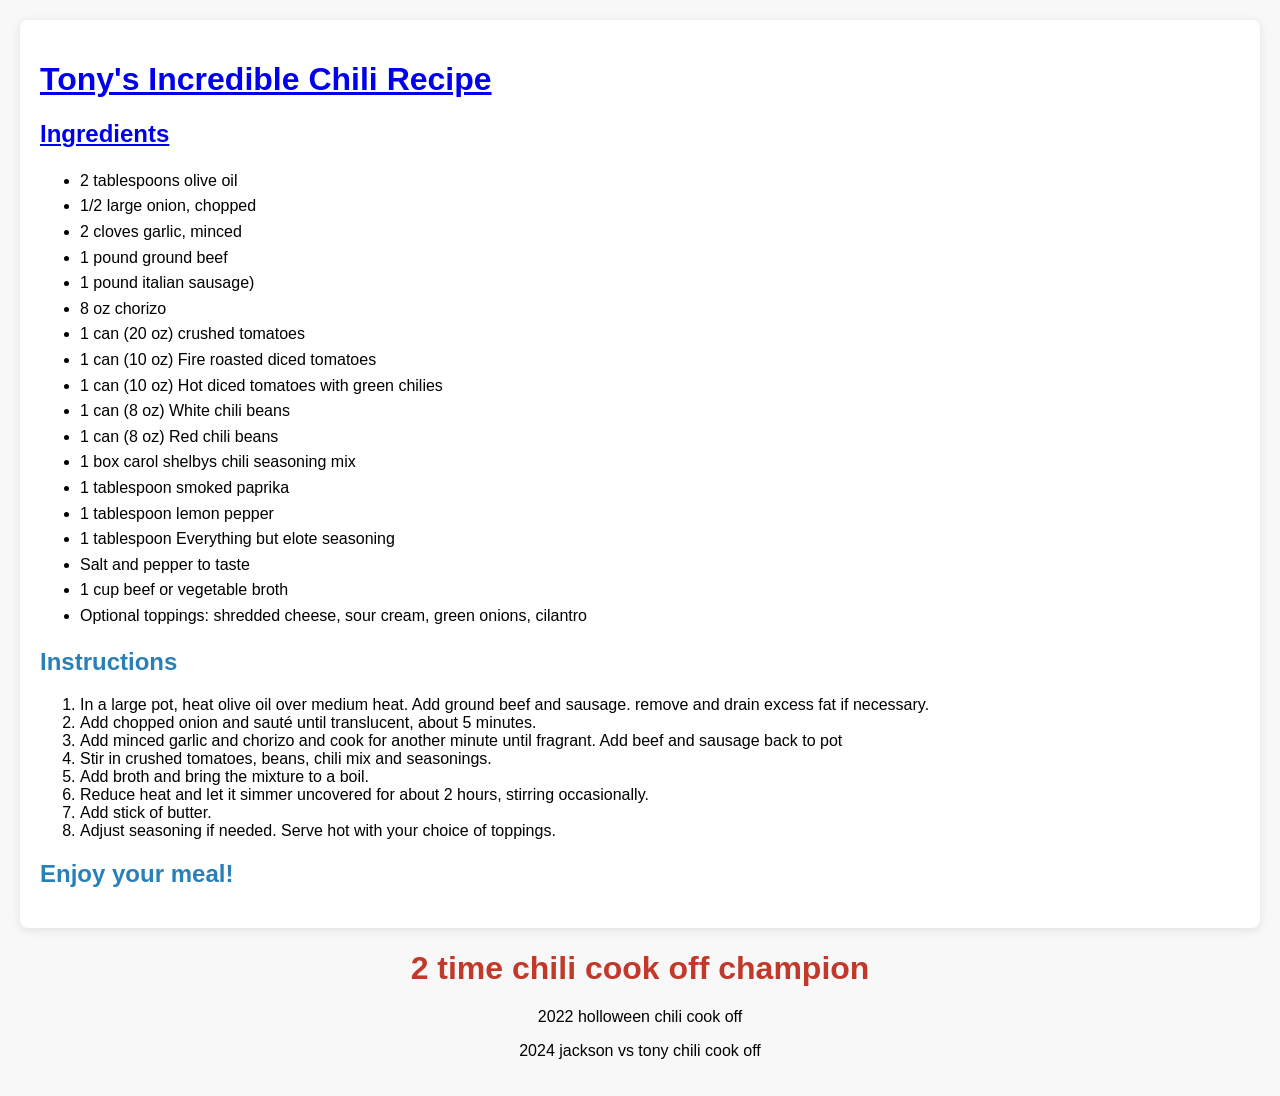
<file: index.html>
<!DOCTYPE html>
<html lang="en">
<head>
    <meta charset="UTF-8">
    <meta name="viewport" content="width=device-width, initial-scale=1.0">
    <title>2 time chili cook off champ - github test</title>
    <style>
        body {
            font-family: Arial, sans-serif;
            background-color: #f8f8f8;
            margin: 0;
            padding: 20px;
        }
        h1 {
            color: #c0392b;
        }
        h2 {
            color: #2980b9;
        }
        .recipe {
            background: #ffffff;
            border-radius: 8px;
            padding: 20px;
            box-shadow: 0 2px 10px rgba(0,0,0,0.1);
        }
        ul {
            line-height: 1.6;
        }
        .footer {
            margin-top: 20px;
            text-align: center;
        }
    </style>
</head>
<body>
    <div class="recipe">
        <h1><a href="https://www.deluca.xyz/rss.html" target="_blank">Tony's Incredible Chili Recipe</a></h1>

        <h2><a href="https://colab.research.google.com/drive/1OvdVQRb77GIFK2arJaJiFpOjVg8bAqS6#scrollTo=uin0T7Nxzz8Y" target="_blank">Ingredients</a></h2>
        <ul>
            <li>2 tablespoons olive oil</li>
            <li>1/2 large onion, chopped</li>
            <li>2 cloves garlic, minced</li>
            <li>1 pound ground beef</li>
            <li>1 pound italian sausage)</li>
            <li>8 oz chorizo</li>
            <li>1 can (20 oz) crushed tomatoes</li>
            <li>1 can (10 oz) Fire roasted diced tomatoes</li>
            <li>1 can (10 oz) Hot diced tomatoes with green chilies</li>
            <li>1 can (8 oz) White chili beans</li>
            <li>1 can (8 oz) Red chili beans</li>
            <li>1 box carol shelbys chili seasoning mix</li>
            <li>1 tablespoon smoked paprika</li>
            <li>1 tablespoon lemon pepper</li>
            <li>1 tablespoon Everything but elote seasoning</li>
            <li>Salt and pepper to taste</li>
            <li>1 cup beef or vegetable broth</li>
            <li>Optional toppings: shredded cheese, sour cream, green onions, cilantro</li>
        </ul>
        
        <h2>Instructions</h2>
        <ol>
            <li>In a large pot, heat olive oil over medium heat. Add ground beef and sausage. remove and drain excess fat if necessary.</li>
            <li>Add chopped onion and sauté until translucent, about 5 minutes.</li>
            <li>Add minced garlic and chorizo and cook for another minute until fragrant. Add beef and sausage back to pot</li>
            <li>Stir in crushed tomatoes, beans, chili mix and seasonings.</li>
            <li>Add broth and bring the mixture to a boil.</li>
            <li>Reduce heat and let it simmer uncovered for about 2 hours, stirring occasionally.</li>
            <li>Add stick of butter.</li>
            <li>Adjust seasoning if needed. Serve hot with your choice of toppings.</li>
        </ol>
        
        <h2>Enjoy your meal!</h2>
    </div>
    <div class="footer">
        <h1>2 time chili cook off champion</h1>
        <p>2022 holloween chili cook off</p>
        <p>2024 jackson vs tony chili cook off</p>
    </div>
</body>
</html>
</file>
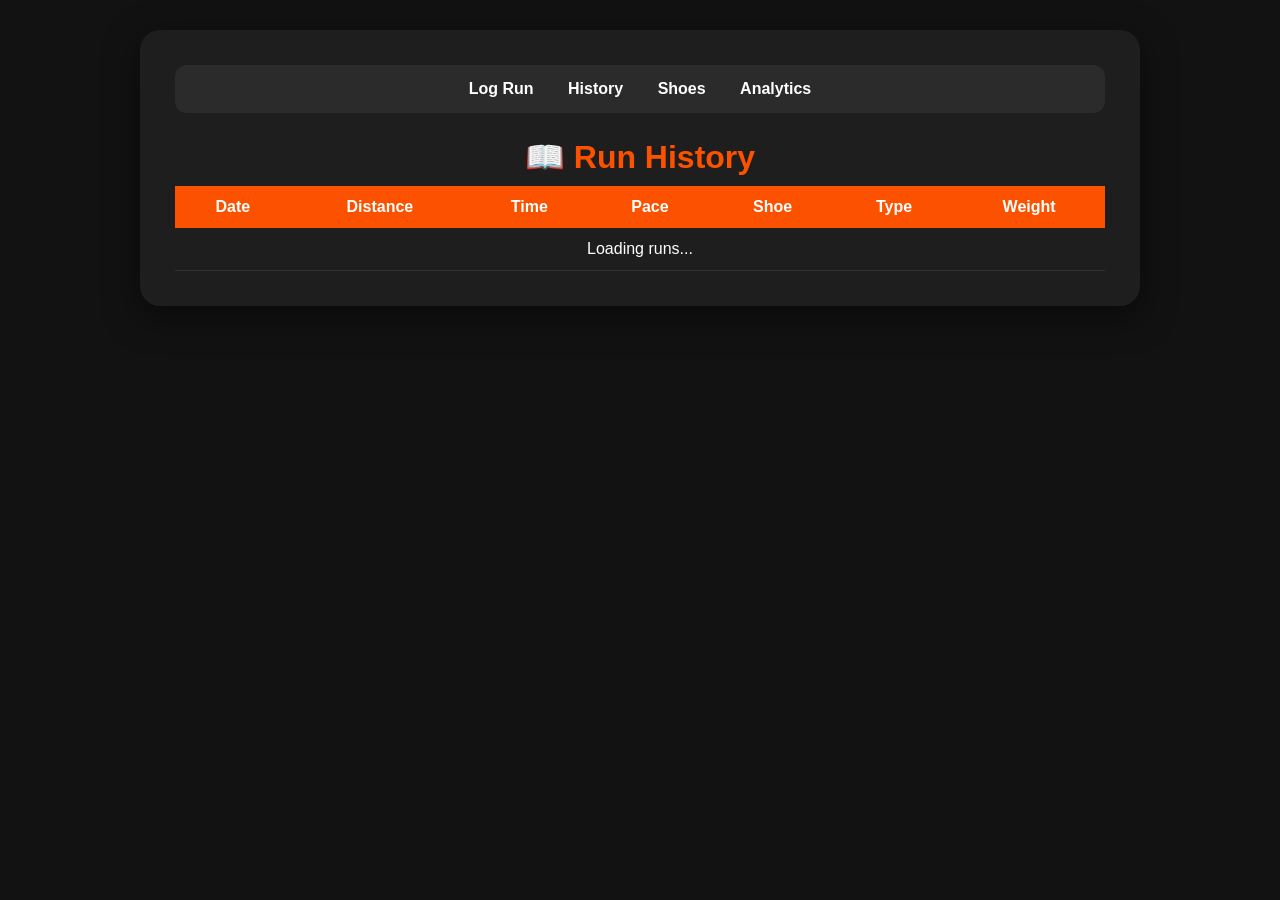
<file: history.html>
<!DOCTYPE html>
<html>

<head>
    <title>Run history</title>
    <link rel="stylesheet" href="styles.css">
</head>

<body>

<div class="container">

<div class="navbar">
    <a href="logrun.html">Log Run</a>
    <a href="history.html">History</a>
    <a href="shoe.html">Shoes</a>
    <a href="graph.html">Analytics</a>
</div>
    
<h1>📖 Run History</h1>

<table id="historyTable">

<thead>
<tr>
    <th>Date</th>
    <th>Distance</th>
    <th>Time</th>
    <th>Pace</th>
    <th>Shoe</th>
    <th>Type</th>
    <th>Weight</th>
</tr>
</thead>

<tbody>
</tbody>

</table>

</div>

<script>

const API_URL =
"https://script.google.com/macros/s/AKfycby_lVG_c0re8dsFtHyY3gPE1Sw9wxQ4905V7Sc3q-sGE8iDs5KJfm3qUZuvFZiEeS3B/exec";

const tbody =
document.querySelector("#historyTable tbody");

tbody.innerHTML = `
<tr>
<td colspan="7" style="text-align:center;">
Loading runs...
</td>
</tr>
`;

fetch(API_URL)
.then(response => response.json())
.then(data => {

    tbody.innerHTML = "";

    data.reverse();

    data.forEach(run => {

        const row =
        document.createElement("tr");

        row.innerHTML = `
            <td>${run.Date || run.date || ""}</td>
            <td>${run.Distance || run.distance || ""}</td>
            <td>${run.Time || run.time || ""}</td>
            <td>${run.Pace || run.pace || ""}</td>
            <td>${run.Shoe || run.shoe || ""}</td>
            <td>${run.Type || run.type || ""}</td>
            <td>${run.Weight || run.weight || ""}</td>
        `;

        tbody.appendChild(row);

    });

});

</script>

</body>
</html>
</file>
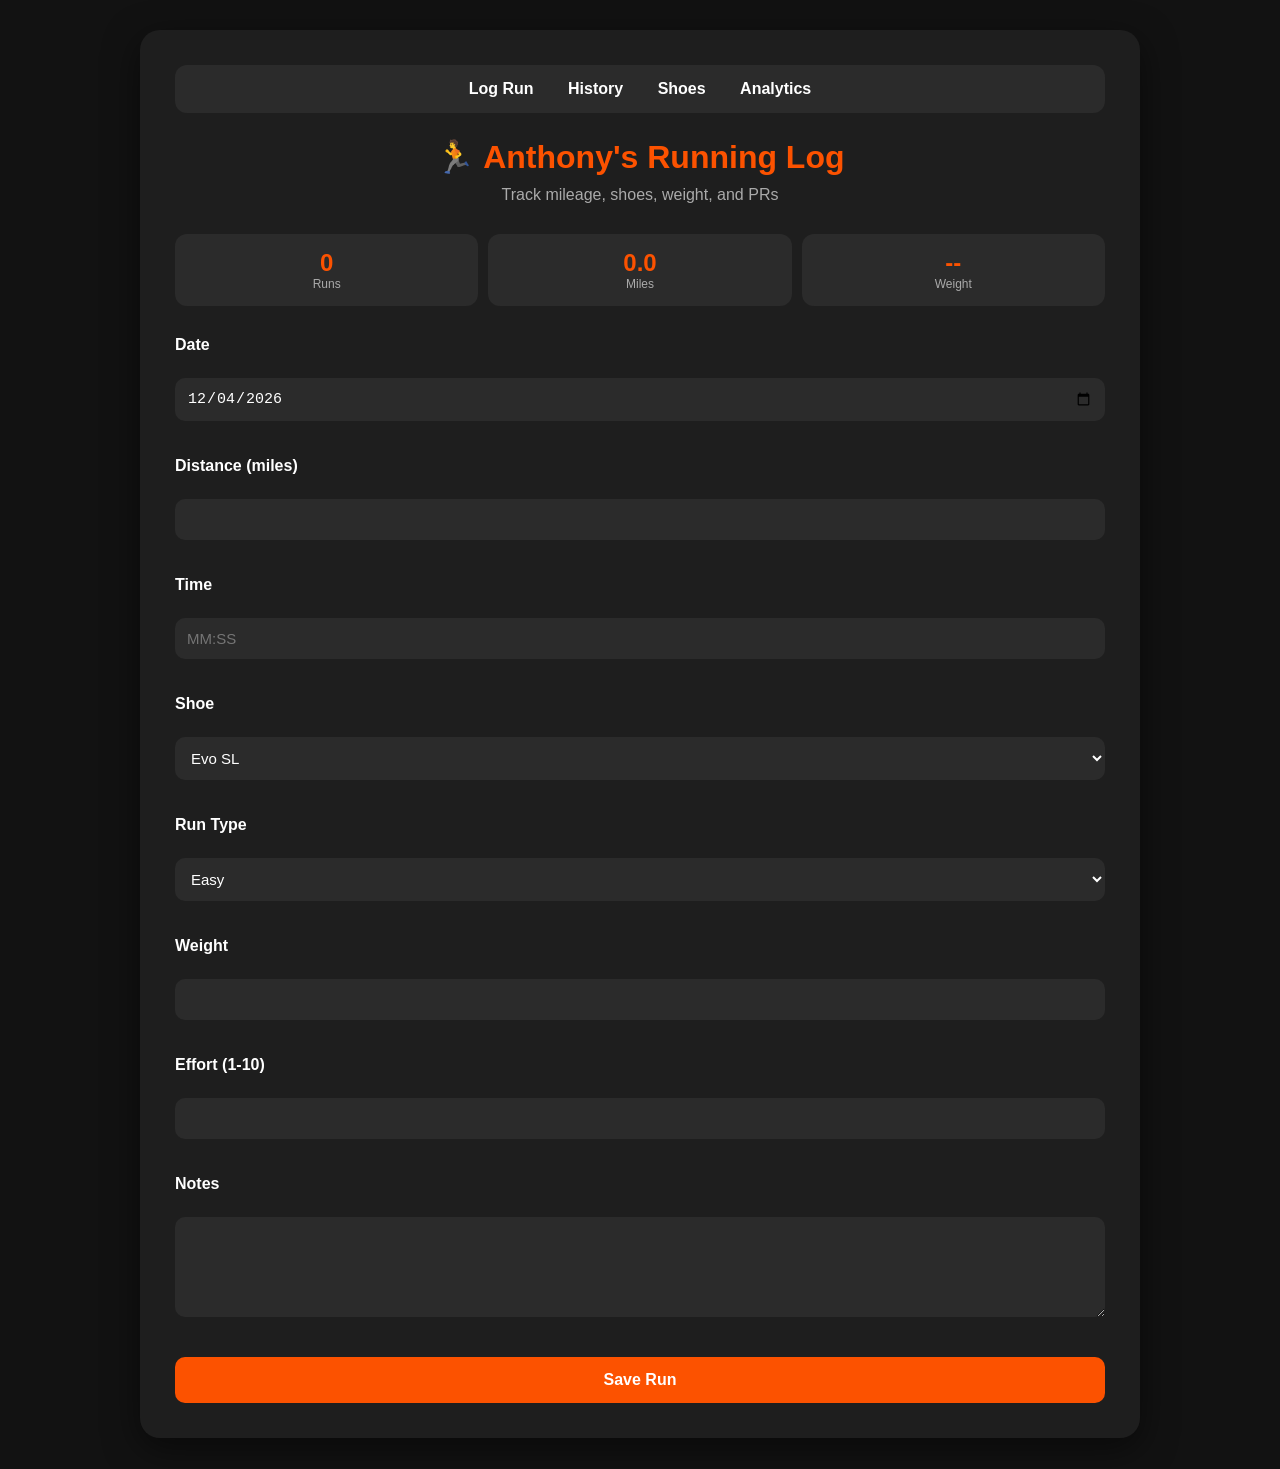
<file: logrun.html>
<!DOCTYPE html>
<html>
<head>
    <title>Anthony's Running Log</title>
    <link rel="stylesheet" href="styles.css">
</head>
<body>

<div class="container">

<div class="navbar">
    <a href="logrun.html">Log Run</a>
    <a href="history.html">History</a>
    <a href="shoe.html">Shoes</a>
    <a href="graph.html">Analytics</a>
</div>

<h1>🏃 Anthony's Running Log</h1>
    
<p class="subtitle">
Track mileage, shoes, weight, and PRs
</p>

<div class="stats">

    <div class="stat-card">
        <div class="stat-value" id="runCount">0</div>
        <div class="stat-label">Runs</div>
    </div>

    <div class="stat-card">
        <div class="stat-value" id="mileCount">0.0</div>
        <div class="stat-label">Miles</div>
    </div>

    <div class="stat-card">
        <div class="stat-value" id="currentWeight">--</div>
        <div class="stat-label">Weight</div>
    </div>

</div>

<form id="runForm">

<label>Date</label><br>
<input type="date" id="date"><br><br>
    
<label>Distance (miles)</label><br>
<input type="number" step="0.01" id="distance"><br><br>

<label>Time</label><br>
<input
  type="text"
  id="time"
  placeholder="MM:SS"
><br><br>
    
<label>Shoe</label><br>
<select id="shoe">
  <option value="Evo SL">Evo SL</option>
  <option value="Glycerin 22">Glycerin 22</option>
  <option value="Revolution 8">Revolution 8</option>
</select><br><br>

<label>Run Type</label><br>
<select id="type">
  <option>Easy</option>
  <option>Long Run</option>
  <option>Tempo</option>
  <option>Intervals</option>
  <option>Race</option>
</select><br><br>

<label>Weight</label><br>
<input type="number" step="0.1" id="weight"><br><br>

<label>Effort (1-10)</label><br>
<input type="number" min="1" max="10" id="effort"><br><br>

<label>Notes</label><br>
<textarea id="notes"></textarea><br><br>

<button type="submit">Save Run</button>

</form>

<script>

const scriptURL =
"https://script.google.com/macros/s/AKfycby_lVG_c0re8dsFtHyY3gPE1Sw9wxQ4905V7Sc3q-sGE8iDs5KJfm3qUZuvFZiEeS3B/exec";


const timeInput = document.getElementById("time");

timeInput.addEventListener("input", function() {

    let value = this.value.replace(/\D/g, "");

    if (value.length > 4) {
        value = value.slice(0, 4);
    }

    if (value.length >= 3) {
        value =
            value.slice(0, value.length - 2) +
            ":" +
            value.slice(-2);
    }

    this.value = value;

});

document
.getElementById("runForm")
.addEventListener("submit", async (e)=>{
e.preventDefault();


const distance =
parseFloat(
document.getElementById("distance").value
);

const timeString =
document.getElementById("time").value;

const parts = timeString.trim().split(":");

if(parts.length !== 2){
    alert("Please use MM:SS format");
    return;
}

const minutes = Number(parts[0]);
const seconds = Number(parts[1]);

if(
    isNaN(minutes) ||
    isNaN(seconds) ||
    seconds < 0 ||
    seconds > 59
){
    alert("Invalid time format. Use MM:SS");
    return;
}

const totalSeconds = minutes * 60 + seconds;

const paceSeconds = totalSeconds / distance;

const paceMinutes =
Math.floor(paceSeconds / 60);

const paceRemainder =
Math.floor(paceSeconds % 60);

const pace =
`${paceMinutes}:${String(
paceRemainder
).padStart(2,"0")}`;

const payload = {
  date: document.getElementById("date").value,
  distance,
  time: timeString,
  pace,

  shoe: document.getElementById("shoe").value,

  type: document.getElementById("type").value,

  weight: document.getElementById("weight").value,

  effort: document.getElementById("effort").value,

  notes: document.getElementById("notes").value
};

await fetch(scriptURL,{
 method:"POST",
 body:JSON.stringify(payload)
});

alert("Run Saved!");

});

document.getElementById("date").value =
new Date().toISOString().split("T")[0];

fetch(scriptURL)
.then(response => response.json())
.then(data => {

    document.getElementById("runCount").textContent =
      data.length;

    let totalMiles = 0;

    data.forEach(run => {
        totalMiles += Number(run.Distance || run.distance || 0);
    });

    document.getElementById("mileCount").textContent =
      totalMiles.toFixed(1);

    const lastRun = data[data.length - 1];

    document.getElementById("currentWeight").textContent =
      lastRun.Weight ||
      lastRun.weight ||
      "--";

})
.catch(error => {
    console.error(error);
});

</script>

</body>
</div>
</html>
</file>
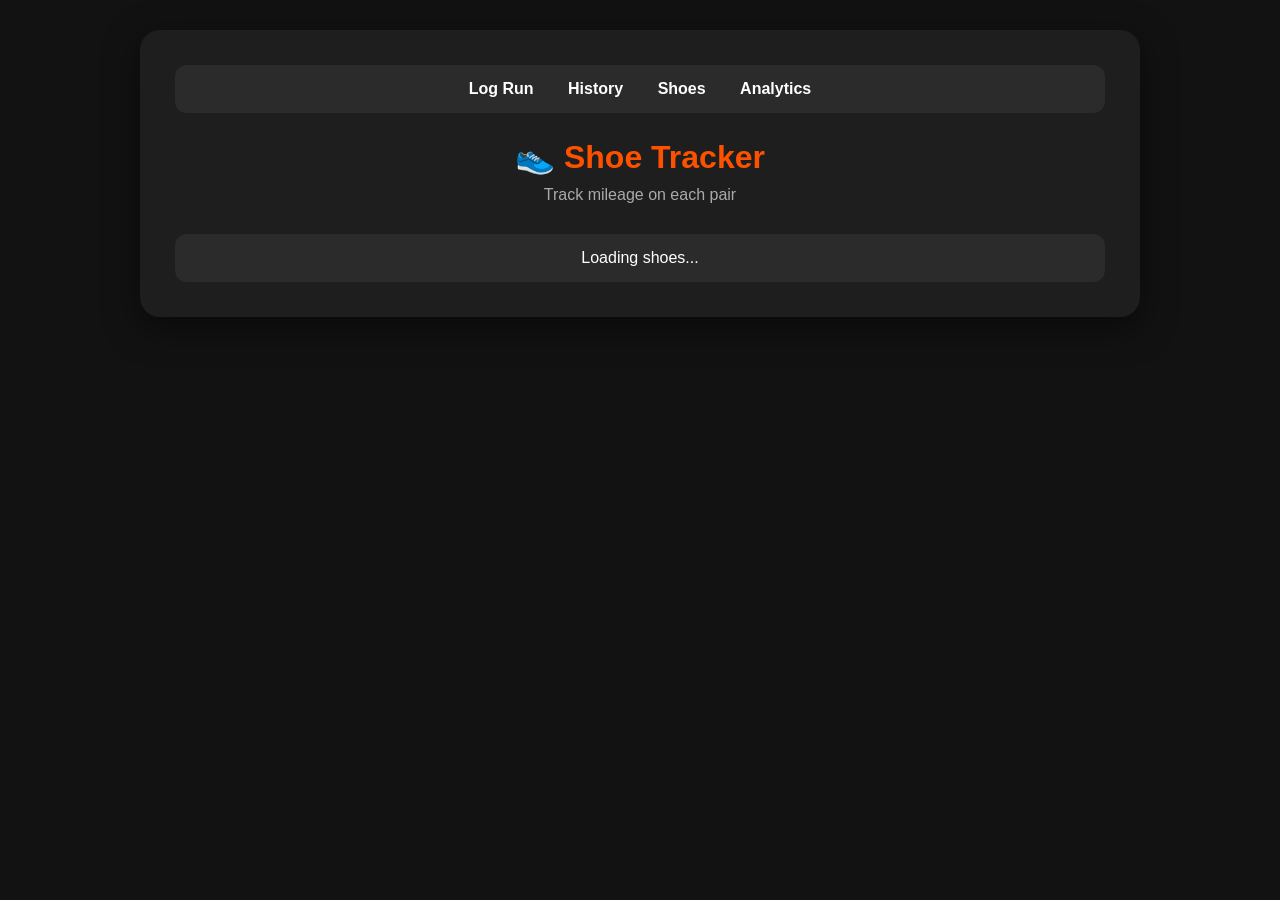
<file: shoe.html>
<!DOCTYPE html>
<html>

<head>
    <title>Shoe Mileage</title>
    <link rel="stylesheet" href="styles.css">
</head>

<body>

<div class="container">

    <div class="navbar">
        <a href="logrun.html">Log Run</a>
        <a href="history.html">History</a>
        <a href="shoe.html">Shoes</a>
        <a href="graph.html">Analytics</a>
    </div>

    <h1>👟 Shoe Tracker</h1>

    <p class="subtitle">
        Track mileage on each pair
    </p>

    <div id="shoeContainer">

        <div class="stat-card">
            Loading shoes...
        </div>

    </div>

</div>

<script>

const API_URL =
"https://script.google.com/macros/s/AKfycby_lVG_c0re8dsFtHyY3gPE1Sw9wxQ4905V7Sc3q-sGE8iDs5KJfm3qUZuvFZiEeS3B/exec";

fetch(API_URL)
.then(response => response.json())
.then(data => {

    const shoeMiles = {};

    data.forEach(run => {

        const shoe =
            run.Shoe || run.shoe || "Unknown";

        const distance =
            Number(run.Distance || run.distance || 0);

        if (!shoeMiles[shoe]) {
            shoeMiles[shoe] = 0;
        }

        shoeMiles[shoe] += distance;

    });

    const container =
        document.getElementById("shoeContainer");

    container.innerHTML = "";

    Object.entries(shoeMiles)
        .sort((a,b) => b[1] - a[1])
        .forEach(([shoe,miles]) => {

            const card =
                document.createElement("div");

            card.className = "stat-card";

            card.style.marginBottom = "15px";

            card.innerHTML = `
    <div class="stat-value">
        ${shoe}
    </div>

    <div class="stat-label">
        ${miles.toFixed(1)} miles
    </div>
`;

            container.appendChild(card);

        });

});

</script>

</body>
</html>
</file>
<file: styles.css>
* {
    box-sizing: border-box;
    margin: 0;
    padding: 0;
}

body {
    background: #121212;
    color: white;
    font-family: "Segoe UI", sans-serif;
    min-height: 100vh;
    padding: 30px;
}

.container {
    width: 100%;
    max-width: 1000px;
    margin: auto;
    background: #1e1e1e;
    padding: 35px;
    border-radius: 20px;
    box-shadow: 0 10px 35px rgba(0,0,0,.5);
}

h1 {
    text-align: center;
    color: #fc5200;
    margin-bottom: 10px;
}

.subtitle {
    text-align: center;
    color: #aaaaaa;
    margin-bottom: 30px;
}

.navbar {
    background: #2b2b2b;
    border-radius: 12px;
    padding: 15px;
    margin-bottom: 25px;
    text-align: center;
}

.navbar a {
    color: white;
    text-decoration: none;
    margin: 0 15px;
    font-weight: 600;
}

.navbar a:hover,
.navbar a.active {
    color: #fc5200;
}

.stats {
    display: flex;
    gap: 10px;
    margin-bottom: 30px;
}

.stat-card {
    flex: 1;
    background: #2b2b2b;
    padding: 15px;
    border-radius: 12px;
    text-align: center;
}

.stat-value {
    font-size: 24px;
    font-weight: bold;
    color: #fc5200;
}

.stat-label {
    color: #aaa;
    font-size: 12px;
}

label {
    display: block;
    margin-bottom: 6px;
    font-weight: 600;
}

input,
select,
textarea {
    width: 100%;
    padding: 12px;
    border: none;
    border-radius: 10px;
    background: #2b2b2b;
    color: white;
    margin-bottom: 18px;
    font-size: 15px;
}

input:focus,
select:focus,
textarea:focus {
    outline: 2px solid #fc5200;
}

textarea {
    min-height: 100px;
    resize: vertical;
}

button {
    width: 100%;
    background: #fc5200;
    color: white;
    border: none;
    padding: 14px;
    border-radius: 10px;
    font-size: 16px;
    font-weight: bold;
    cursor: pointer;
}

button:hover {
    background: #ff6e2b;
}

table {
    width: 100%;
    border-collapse: collapse;
}

th {
    background: #fc5200;
    padding: 12px;
}

td {
    background: #1e1e1e;
    padding: 12px;
    border-bottom: 1px solid #333;
}

tr:hover td {
    background: #252525;
}

@media (max-width: 700px) {

    .stats {
        flex-direction: column;
    }

    .navbar a {
        display: block;
        margin: 10px 0;
    }
}
canvas {
    background: #2b2b2b;
    padding: 15px;
    border-radius: 12px;
    margin-bottom: 20px;
}
</file>
